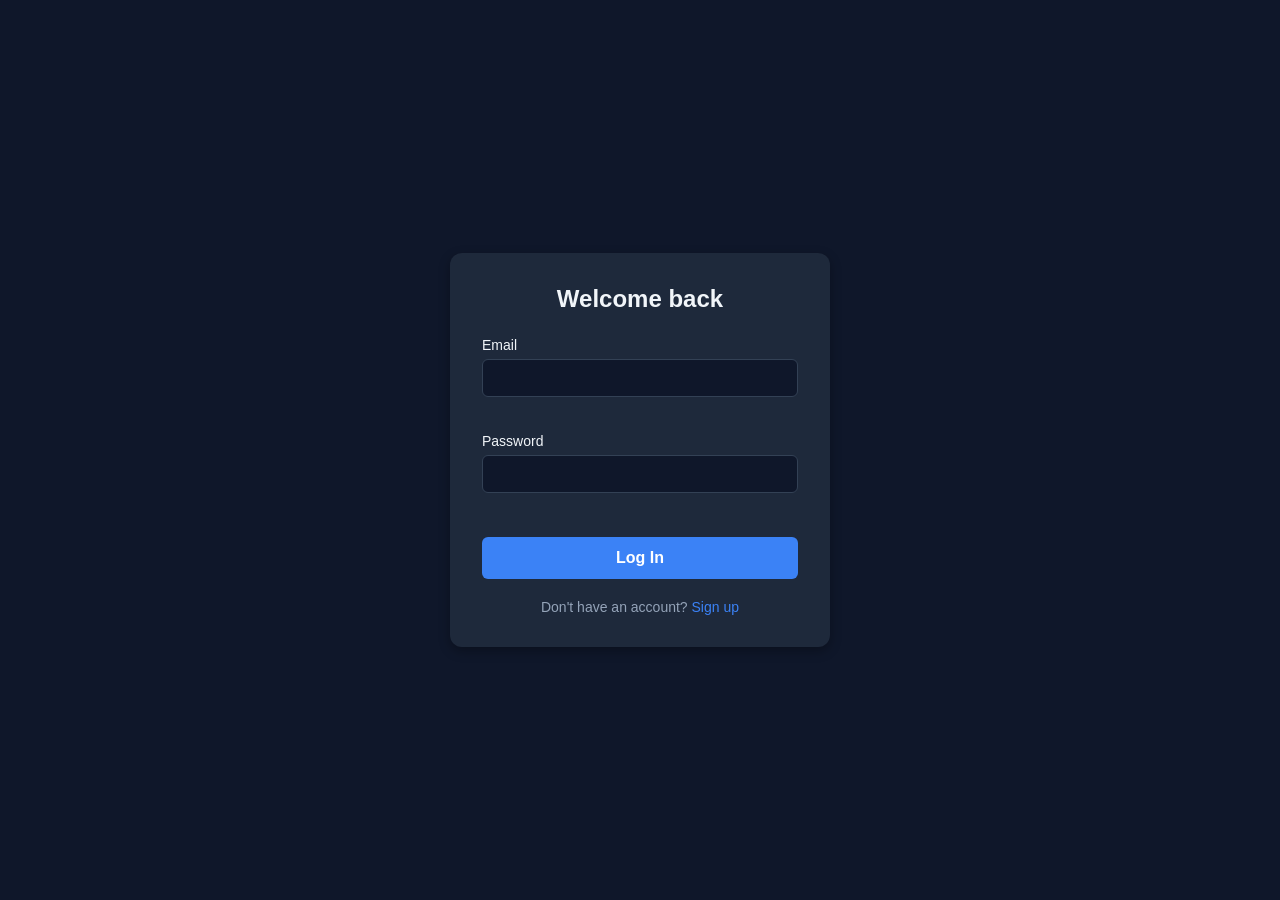
<file: index.html>
<!doctype html>
<html lang="en">
  <head>
    <meta charset="UTF-8" />
    <meta name="viewport" content="width=device-width, initial-scale=1.0" />
    <title>Log In - 10X CRM</title>
    <link rel="stylesheet" href="css/style.css" />
  </head>
  <body class="auth-page theme-dark">
    <div class="auth-container">
      <div class="auth-card">
        <h1>Welcome back</h1>

        <form id="loginForm" novalidate>
          <!-- Email -->
          <div class="form-group">
            <label for="loginEmail">Email</label>
            <input type="text" id="loginEmail" name="email" required />
            <span class="error-message"></span>
          </div>

          <!-- Password -->
          <div class="form-group">
            <label for="loginPassword">Password</label>
            <input
              type="password"
              id="loginPassword"
              name="password"
              required
              autocomplete="current-password"
            />
            <span class="error-message"></span>
          </div>

          <button type="submit" class="btn-primary">Log In</button>
        </form>

        <p class="auth-link">
          Don't have an account? <a href="signup.html">Sign up</a>
        </p>
      </div>
    </div>

    <!-- Подключаем скрипт для логина как модуль -->
    <script type="module" src="js/login.js"></script>
  </body>
</html>
</file>
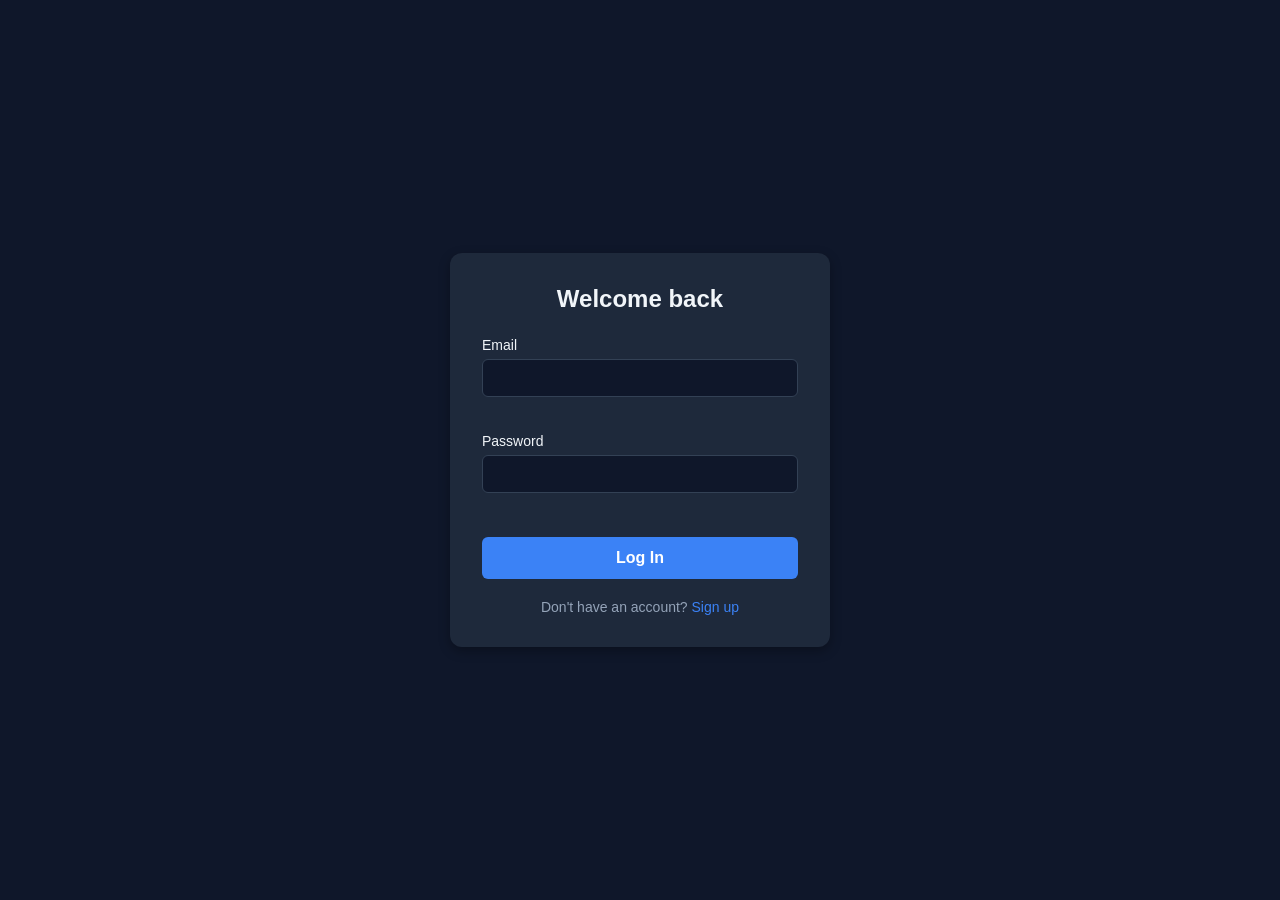
<file: clients.html>
<!doctype html>
<html lang="en">
  <head>
    <meta charset="UTF-8" />
    <meta name="viewport" content="width=device-width, initial-scale=1.0" />
    <title>Clients - 10X CRM</title>
    <!-- Link to main stylesheet (assuming SCSS is compiled to css/style.css) -->
    <link rel="stylesheet" href="css/style.css" />
  </head>
  <body class="app-page">
    <!-- Default theme as per PRD P0.3 -->

    <!-- Main Navigation (Populated by js/layout.js) -->
    <nav id="main-nav" class="sidebar">
      <!-- Navigation items will be injected here -->
    </nav>

    <!-- Main Content Area -->
    <main class="content">
      <button class="hamburger-btn" id="hamburger-btn">
        <span></span>
        <span></span>
        <span></span>
      </button>
      <!-- Page Header (P4.1) -->
      <header class="page-header">
        <h1>Clients</h1>
        <button id="btn-add-client" class="btn-primary">+ Add Client</button>
      </header>

      <!-- Toolbar: Search, Filters, Sort (P4.1, P4.7) -->
      <section class="toolbar">
        <input
          type="text"
          id="search-input"
          placeholder="Search by name or company..."
          class="input-field"
        />

        <div class="filter-chips" id="filter-chips">
          <button class="chip active" data-status="All">All</button>
          <button class="chip" data-status="Lead">Lead</button>
          <button class="chip" data-status="Contacted">Contacted</button>
          <button class="chip" data-status="Won">Won</button>
          <button class="chip" data-status="Lost">Lost</button>
        </div>

        <select id="sort-select" class="select-field">
          <option value="newest">Newest first</option>
          <option value="name-asc">Name A-Z</option>
          <option value="deal-desc">Deal value: high-low</option>
        </select>
      </section>

      <!-- Clients List Container (P4.2, P4.3) -->
      <section id="clients-container" class="clients-grid">
        <!-- Loading state (P4.2) -->
        <div id="loading-indicator" class="loading-state">
          Loading clients...
        </div>

        <!-- Error state (P4.2 FULL) -->
        <div id="error-indicator" class="error-state" style="display: none">
          Could not load clients. Check your connection and try again.
          <button id="btn-retry" class="btn-secondary">Retry</button>
        </div>

        <!-- Actual client cards will be rendered here by js/clients.js -->
        <div id="clients-list"></div>
      </section>
    </main>

    <!-- Add Client Modal (P4.4) - Draft structure -->
    <dialog id="add-client-modal" class="modal">
      <div class="modal-content">
        <div class="modal-header">
          <h2>Add New Client</h2>
          <button id="btn-close-modal" class="btn-icon modal-close">&times;</button>
        </div>
        <!-- novalidate is required by PRD P0 to handle custom JS validation -->
        <form id="add-client-form" novalidate>
          <div class="form-group">
            <label for="client-name">Name</label>
            <input type="text" id="client-name" name="name" required />
            <span class="error-message" id="error-name"></span>
          </div>
          <div class="form-group">
            <label for="client-email">Email</label>
            <input type="email" id="client-email" name="email" required />
            <span class="error-message" id="error-email"></span>
          </div>
          <div class="form-group">
            <label for="client-phone">Phone</label>
            <input type="tel" id="client-phone" name="phone" />
            <span class="error-message" id="error-phone"></span>
          </div>
          <div class="form-group">
            <label for="client-company">Company</label>
            <input type="text" id="client-company" name="company" />
          </div>
          <div class="form-group">
            <label for="client-deal">Deal Value</label>
            <input type="number" id="client-deal" name="dealValue" required />
            <span class="error-message" id="error-deal"></span>
          </div>
          <div class="form-group">
            <label for="client-status">Status</label>
            <select id="client-status" name="status">
              <option value="Lead">Lead</option>
              <option value="Contacted">Contacted</option>
              <option value="Won">Won</option>
              <option value="Lost">Lost</option>
            </select>
          </div>
          <button type="submit" class="btn-primary">Save Client</button>
        </form>
      </div>
    </dialog>

    <!-- Client Details Modal (P4.8) -->
    <dialog id="client-details-modal" class="modal">
      <div class="modal-content">
        <button
          id="btn-close-details"
          class="modal-close"
          aria-label="Close modal"
        >
          &times;
        </button>

        <!-- Client Info Section -->
        <div class="client-details-header">
          <img
            id="details-avatar"
            src=""
            alt="Client avatar"
            class="client-avatar-large"
          />
          <div class="client-details-info">
            <h2 id="details-name"></h2>
            <p id="details-company" class="text-muted"></p>
            <p id="details-email"></p>
            <p id="details-phone"></p>
            <p id="details-status"></p>
            <p id="details-deal"></p>
            <p id="details-since" class="text-muted"></p>
          </div>
        </div>

        <!-- Notes Section -->
        <div class="notes-section">
          <h3>Notes</h3>
          <div id="notes-list" class="notes-list">
            <!-- Notes will be rendered here -->
          </div>
          <div class="add-note-form">
            <textarea
              id="note-input"
              placeholder="Add a note..."
              rows="3"
            ></textarea>
            <button id="btn-add-note" class="btn-primary">Add Note</button>
          </div>
        </div>

        <!-- Follow-up Reminder -->
        <button id="btn-remind" class="btn-secondary">
          Remind me in 1 min
        </button>
      </div>
    </dialog>

    <!-- Scripts loaded as ES6 modules (P0, 5.6) -->
    <!-- Guard must run first to protect the page -->
    <script type="module" src="js/guard.js"></script>
    <script type="module" src="js/layout.js"></script>
    <script type="module" src="js/data.js"></script>
    <script type="module" src="js/clients.js"></script>
    <script type="module" src="js/responsive.js"></script>
  </body>
</html>
</file>
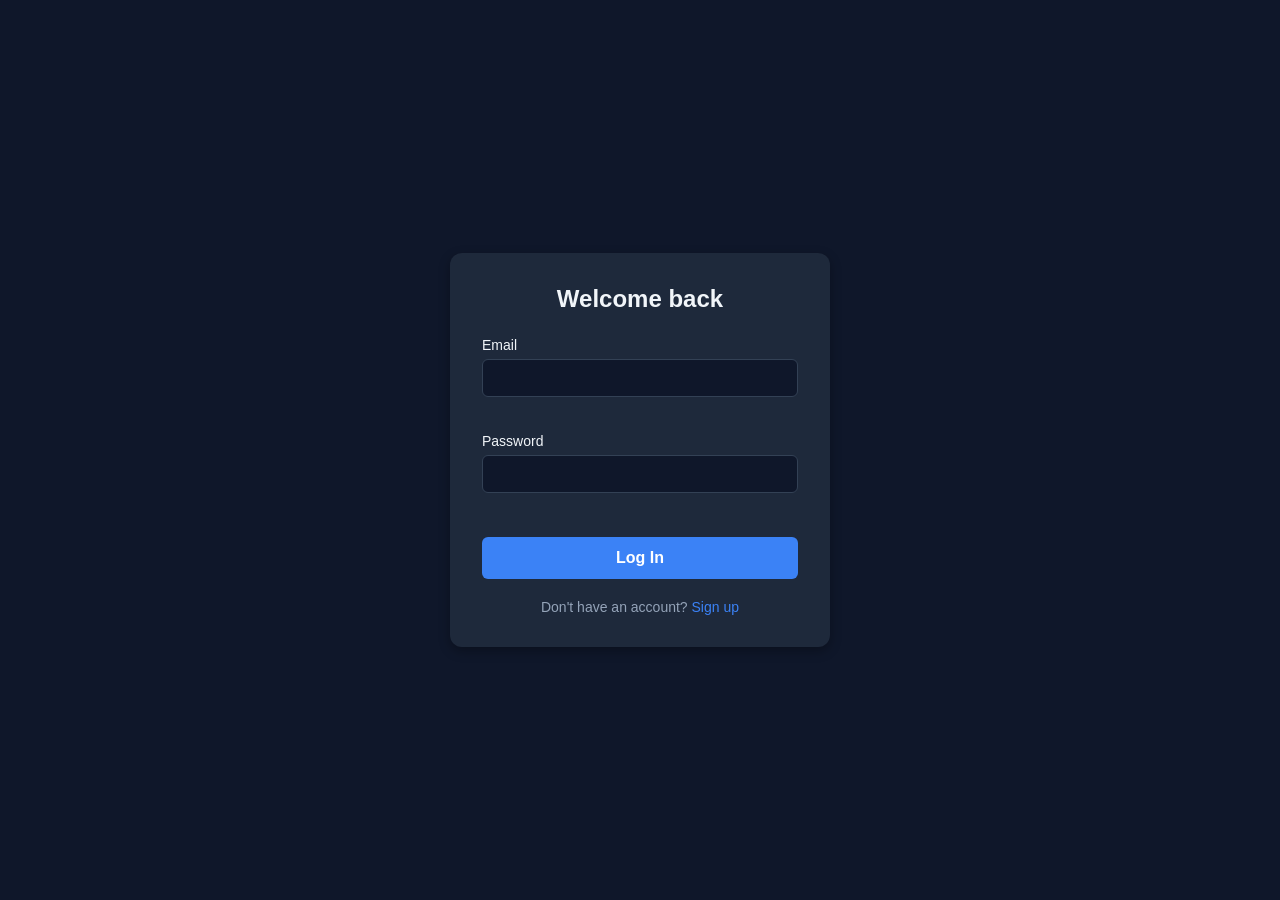
<file: dashboard.html>
<!doctype html>
<html lang="en">
  <head>
    <meta charset="UTF-8" />
    <meta name="viewport" content="width=device-width, initial-scale=1.0" />
    <title>Dashboard - 10X CRM</title>
    <link rel="stylesheet" href="css/style.css" />
  </head>
  <body class="app-page theme-dark">
    <!-- Main Navigation (Populated by js/layout.js) -->
    <nav id="main-nav" class="sidebar"></nav>

    <!-- Main Content Area -->
    <main class="content">
      <button class="hamburger-btn" id="hamburger-btn">
        <span></span>
        <span></span>
        <span></span>
      </button>
      <!-- P3.1: Greeting and Live Clock -->
      <header class="page-header">
        <h1 id="greeting">Welcome back, User!</h1>
        <div id="live-clock" class="live-clock">00:00:00</div>
      </header>

      <!-- P3.2: Statistics Cards -->
      <section class="stats-grid">
        <div class="stat-card">
          <h3>Total Clients</h3>
          <p id="stat-total" class="stat-value">0</p>
        </div>
        <div class="stat-card">
          <h3>Active Deals</h3>
          <p id="stat-active" class="stat-value">0</p>
        </div>
        <div class="stat-card">
          <h3>Won Revenue</h3>
          <p id="stat-won" class="stat-value">$0</p>
        </div>
        <div class="stat-card">
          <h3>New This Week</h3>
          <p id="stat-new" class="stat-value">0</p>
        </div>
      </section>

      <!-- P3.3: Pipeline Overview -->
      <section class="pipeline-overview">
        <h2>Pipeline Overview</h2>
        <div class="pipeline-bars">
          <div class="pipeline-item">
            <span class="pipeline-label">Lead</span>
            <div class="pipeline-bar">
              <div
                id="pipeline-lead"
                class="pipeline-fill status-lead"
                style="width: 0%"
              ></div>
            </div>
            <span id="pipeline-lead-count" class="pipeline-count">0</span>
          </div>
          <div class="pipeline-item">
            <span class="pipeline-label">Contacted</span>
            <div class="pipeline-bar">
              <div
                id="pipeline-contacted"
                class="pipeline-fill status-contacted"
                style="width: 0%"
              ></div>
            </div>
            <span id="pipeline-contacted-count" class="pipeline-count">0</span>
          </div>
          <div class="pipeline-item">
            <span class="pipeline-label">Won</span>
            <div class="pipeline-bar">
              <div
                id="pipeline-won"
                class="pipeline-fill status-won"
                style="width: 0%"
              ></div>
            </div>
            <span id="pipeline-won-count" class="pipeline-count">0</span>
          </div>
          <div class="pipeline-item">
            <span class="pipeline-label">Lost</span>
            <div class="pipeline-bar">
              <div
                id="pipeline-lost"
                class="pipeline-fill status-lost"
                style="width: 0%"
              ></div>
            </div>
            <span id="pipeline-lost-count" class="pipeline-count">0</span>
          </div>
        </div>
      </section>

      <!-- P3.4: Recent Clients -->
      <section class="recent-clients">
        <div class="section-header">
          <h2>Recent Clients</h2>
          <a href="clients.html" class="link-primary"
            >View all clients &rarr;</a
          >
        </div>
        <div id="recent-clients-list" class="clients-list-compact">
          <p class="empty-state">Loading recent clients...</p>
        </div>
      </section>
    </main>

    <!-- Scripts loaded as ES6 modules -->
    <!-- Guard must run first to protect the page -->
    <script type="module" src="js/guard.js"></script>
    <script type="module" src="js/layout.js"></script>
    <script type="module" src="js/data.js"></script>
    <script type="module" src="js/dashboard.js"></script>
    <script type="module" src="js/responsive.js"></script>
  </body>
</html>
</file>
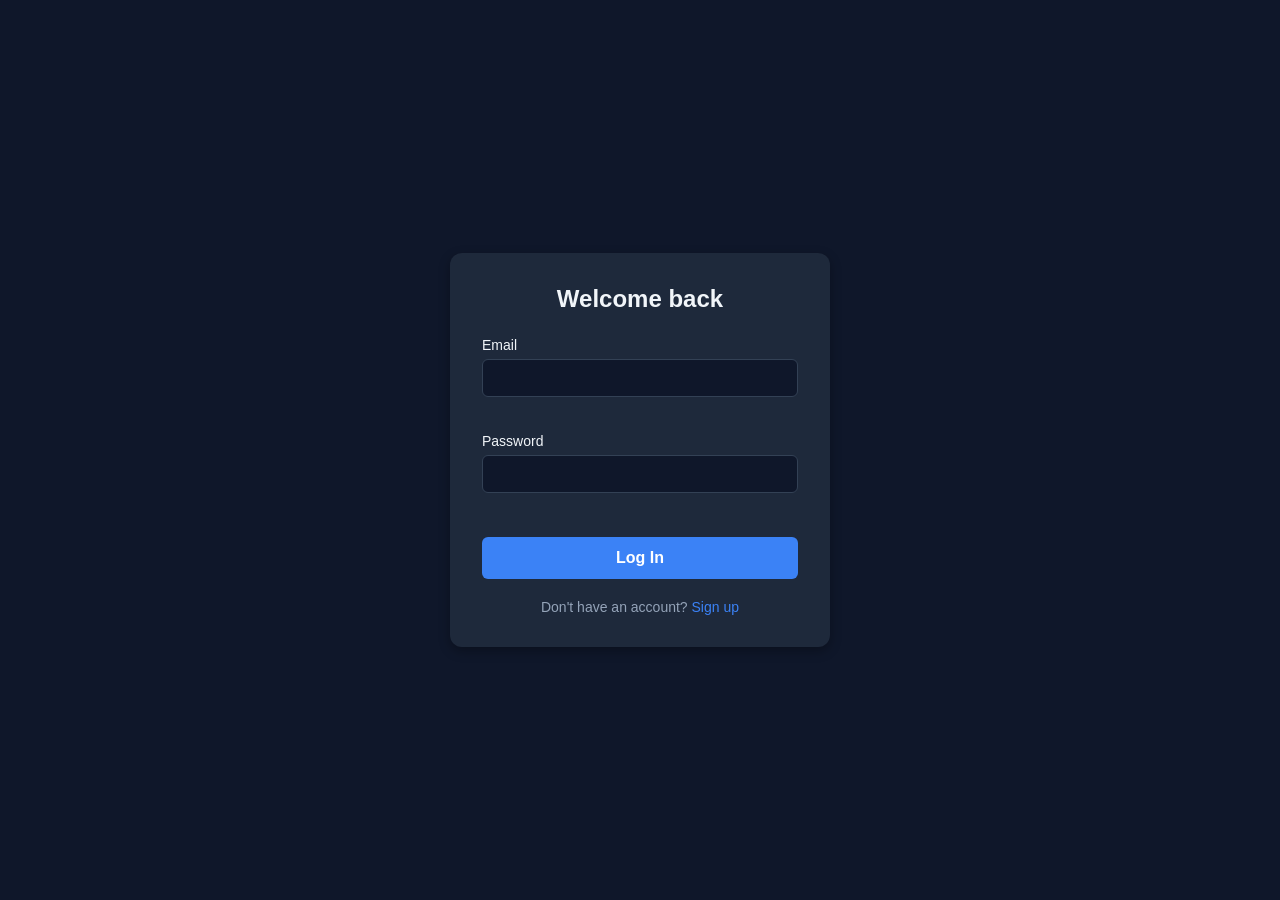
<file: profile.html>
<!doctype html>
<html lang="en">
  <head>
    <meta charset="UTF-8" />
    <meta name="viewport" content="width=device-width, initial-scale=1.0" />
    <title>Profile - 10X CRM</title>
    <link rel="stylesheet" href="css/style.css" />
  </head>
  <body class="app-page theme-dark">
    <!-- Main Navigation (Populated by js/layout.js) -->
    <nav id="main-nav" class="sidebar"></nav>
    <!-- Main Content Area -->
    <main class="content">
      <button class="hamburger-btn" id="hamburger-btn">
        <span></span>
        <span></span>
        <span></span>
      </button>
      <!-- Page Header -->
      <header class="page-header">
        <h1>Profile</h1>
      </header>

      <!-- P5.1: User Information Block -->
      <section class="profile-section">
        <h2>Account Information</h2>
        <div class="profile-info-card">
          <div class="profile-avatar" id="profile-avatar">
            <!-- Initials will be inserted here -->
          </div>
          <div class="profile-details">
            <div class="profile-row">
              <span class="profile-label">Full Name:</span>
              <span id="profile-full-name" class="profile-value"
                >Loading...</span
              >
            </div>
            <div class="profile-row">
              <span class="profile-label">Email:</span>
              <span id="profile-email" class="profile-value">Loading...</span>
            </div>
            <div class="profile-row">
              <span class="profile-label">Company:</span>
              <span id="profile-company" class="profile-value">Loading...</span>
            </div>
            <div class="profile-row">
              <span class="profile-label">Member since:</span>
              <span id="profile-member-since" class="profile-value"
                >Loading...</span
              >
            </div>
          </div>
        </div>
      </section>

      <!-- P5.2: Profile Editing Form -->
      <section class="profile-section">
        <h2>Edit Profile</h2>
        <form id="edit-profile-form" class="profile-form" novalidate>
          <div class="form-group">
            <label for="edit-full-name">Full Name</label>
            <input type="text" id="edit-full-name" name="fullname" required />
            <span class="error-message" id="error-fullname"></span>
          </div>
          <div class="form-group">
            <label for="edit-company">Company</label>
            <input type="text" id="edit-company" name="company" />
          </div>
          <button type="submit" id="btn-save-changes" class="btn-primary">
            Save Changes
          </button>
        </form>
      </section>

      <!-- P5.3: Password Change Form -->
      <section class="profile-section">
        <h2>Change Password</h2>
        <form id="change-password-form" class="profile-form" novalidate>
          <div class="form-group">
            <label for="current-password">Current Password</label>
            <input
              type="text"
              name="username"
              autocomplete="username"
              style="display: none"
              aria-hidden="true"
            />
            <input
              type="password"
              id="current-password"
              name="currentPassword"
              required
              autocomplete="new-password"
            />
            <span class="error-message" id="error-current"></span>
          </div>
          <div class="form-group">
            <label for="new-password">New Password</label>
            <input
              type="password"
              id="new-password"
              name="newPassword"
              required
              autocomplete="new-password"
            />
            <span class="error-message" id="error-new"></span>
          </div>
          <div class="form-group">
            <label for="confirm-password">Confirm New Password</label>
            <input
              type="password"
              id="confirm-password"
              name="confirmPassword"
              required
              autocomplete="new-password"
            />
            <span class="error-message" id="error-confirm"></span>
          </div>
          <button type="submit" id="btn-change-password" class="btn-primary">
            Change Password
          </button>
        </form>
      </section>

      <!-- P5.4: Data Management -->
      <section class="profile-section">
        <h2>Data Management</h2>
        <div class="danger-zone">
          <p>
            Reset all CRM data to default. This will delete all clients and
            reload from API.
          </p>
          <button id="btn-reset-data" class="btn-danger">Reset CRM Data</button>
        </div>
      </section>
    </main>

    <!-- Scripts loaded as ES6 modules -->
    <script type="module" src="js/guard.js"></script>
    <script type="module" src="js/layout.js"></script>
    <script type="module" src="js/data.js"></script>
    <script type="module" src="js/ui.js"></script>
    <script type="module" src="js/profile.js"></script>
    <script type="module" src="js/responsive.js"></script>
  </body>
</html>
</file>
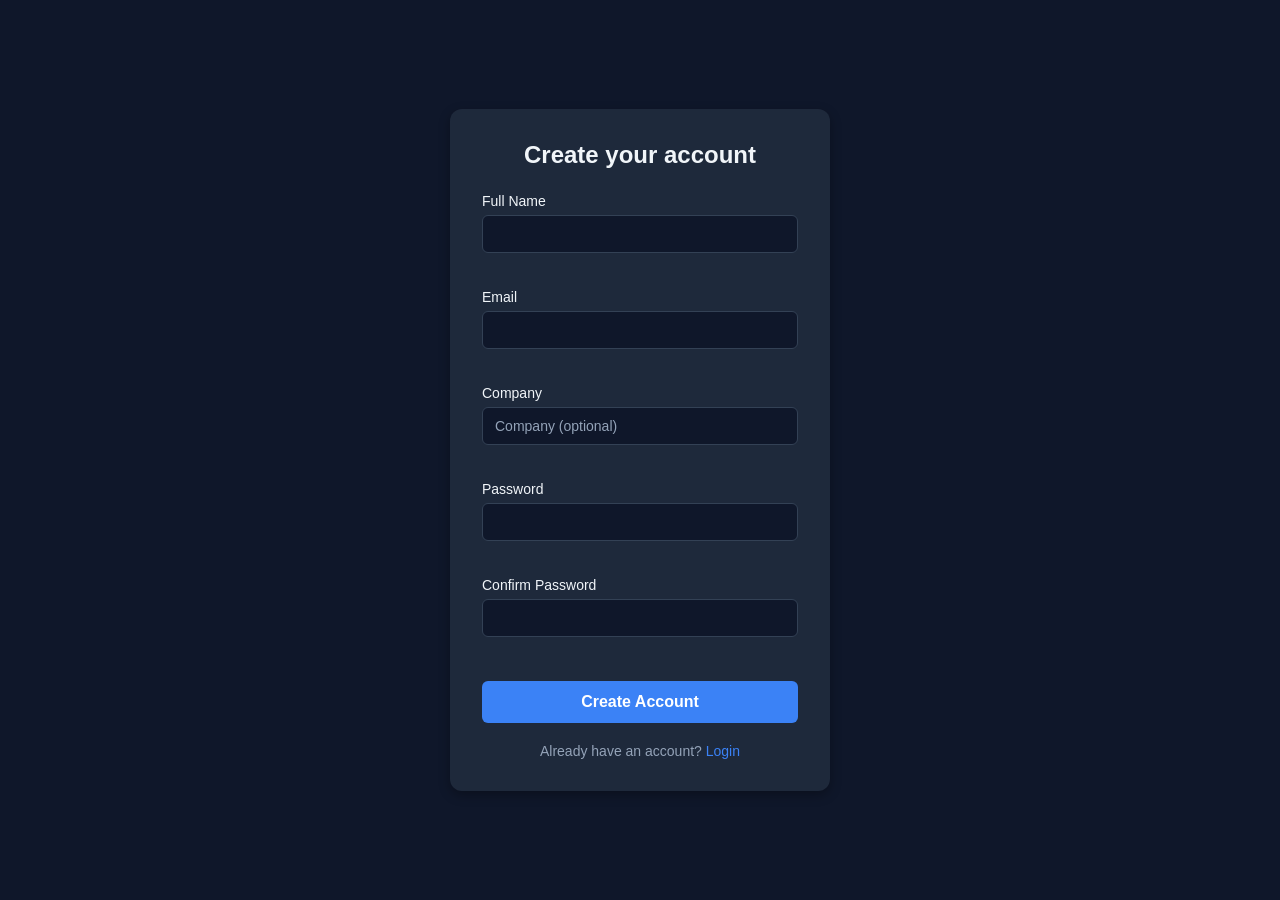
<file: signup.html>
<!doctype html>
<html lang="en">
  <head>
    <meta charset="UTF-8" />
    <meta name="viewport" content="width=device-width, initial-scale=1.0" />
    <title>Sign Up - 10X CRM</title>
    <link rel="stylesheet" href="css/style.css" />
  </head>
  <body class="auth-page theme-dark">
    <div class="auth-container">
      <div class="auth-card">
        <h1>Create your account</h1>

        <form id="signupForm" novalidate>
          <!-- 1. Full Name -->
          <div class="form-group">
            <label for="fullName">Full Name</label>
            <input type="text" id="fullName" name="fullName" required />
            <span class="error-message"></span>
          </div>

          <!-- 2. Email -->
          <div class="form-group">
            <label for="email">Email</label>
            <input type="text" id="email" name="email" required />
            <span class="error-message"></span>
          </div>

          <!-- 3. Company (optional) -->
          <div class="form-group">
            <label for="company">Company</label>
            <input
              type="text"
              id="company"
              name="company"
              placeholder="Company (optional)"
            />
            <span class="error-message"></span>
          </div>

          <!-- 4. Password -->
          <div class="form-group">
            <label for="password">Password</label>
            <input type="password" id="password" name="password" required />
            <span class="error-message"></span>
          </div>

          <!-- 5. Confirm Password -->
          <div class="form-group">
            <label for="confirmPassword">Confirm Password</label>
            <input
              type="password"
              id="confirmPassword"
              name="confirmPassword"
              required
            />
            <span class="error-message"></span>
          </div>

          <button type="submit" class="btn-primary">Create Account</button>
        </form>

        <p class="auth-link">
          Already have an account? <a href="index.html">Login</a>
        </p>
      </div>
    </div>
    <script type="module" src="js/auth.js"></script>
  </body>
</html>
</file>
<file: css/style.css>
@charset "UTF-8";
* {
  margin: 0;
  padding: 0;
  box-sizing: border-box;
}

body {
  font-family: -apple-system, BlinkMacSystemFont, "Segoe UI", Roboto, Oxygen, Ubuntu, Cantarell, sans-serif;
  background-color: #0f172a;
  color: #f1f5f9;
  min-height: 100vh;
  transition: background-color 0.3s, color 0.3s;
}

.auth-page {
  display: flex;
  align-items: center;
  justify-content: center;
}

.app-page {
  display: block;
}

body.light-theme {
  background-color: #f8fafc;
  color: #0f172a;
}

/* Layout styles for protected pages */
.sidebar {
  position: fixed;
  left: 0;
  top: 0;
  bottom: 0;
  width: 250px;
  background-color: #1e293b;
  padding: 24px 16px;
  display: flex;
  flex-direction: column;
}

.sidebar .logo {
  font-size: 20px;
  font-weight: 700;
  color: #3b82f6;
  margin-bottom: 32px;
  text-align: center;
  cursor: pointer;
}

.sidebar nav {
  display: flex;
  flex-direction: column;
  gap: 8px;
  flex: 1;
}

.sidebar nav a {
  padding: 12px 16px;
  color: #94a3b8;
  text-decoration: none;
  border-radius: 6px;
  transition: background-color 0.2s, color 0.2s;
}

.sidebar nav a:hover {
  background-color: #334155;
  color: #f1f5f9;
}

.sidebar nav a.active {
  background-color: #3b82f6;
  color: white;
}

.sidebar .logout-btn {
  margin-top: auto;
  padding: 12px;
  background-color: #ef4444;
  color: white;
  border: none;
  border-radius: 6px;
  cursor: pointer;
  font-weight: 600;
  transition: background-color 0.2s;
}

.sidebar .logout-btn:hover {
  background-color: #dc2626;
}

.content {
  margin-left: 250px;
  padding: 32px;
  min-height: 100vh;
}

.page-header {
  display: flex;
  justify-content: space-between;
  align-items: center;
  margin-bottom: 32px;
}

.page-header h1 {
  font-size: 28px;
  font-weight: 700;
  margin-right: 10px;
  margin-top: 8px;
}

.live-clock {
  font-size: 18px;
  color: #94a3b8;
  font-variant-numeric: tabular-nums;
}

/* Statistics cards */
.stats-grid {
  display: grid;
  grid-template-columns: repeat(4, 1fr);
  gap: 20px;
  margin-bottom: 32px;
}

.stat-card {
  background-color: #1e293b;
  padding: 24px;
  border-radius: 12px;
  box-shadow: 0 2px 8px rgba(0, 0, 0, 0.2);
}

.stat-card h3 {
  font-size: 14px;
  color: #94a3b8;
  margin-bottom: 12px;
  font-weight: 500;
}

.stat-value {
  font-size: 32px;
  font-weight: 700;
  color: #f1f5f9;
}

/* Pipeline overview */
.pipeline-overview {
  background-color: #1e293b;
  padding: 24px;
  border-radius: 12px;
  margin-bottom: 32px;
}

.pipeline-overview h2 {
  font-size: 20px;
  margin-bottom: 20px;
}

.pipeline-bars {
  display: flex;
  flex-direction: column;
  gap: 16px;
}

.pipeline-item {
  display: flex;
  align-items: center;
  gap: 16px;
}

.pipeline-label {
  width: 100px;
  font-weight: 500;
}

.pipeline-bar {
  flex: 1;
  height: 24px;
  background-color: #334155;
  border-radius: 12px;
  overflow: hidden;
}

.pipeline-fill {
  height: 100%;
  transition: width 0.5s ease;
}

.pipeline-fill.status-lead {
  background-color: #3b82f6;
}

.pipeline-fill.status-contacted {
  background-color: #f59e0b;
}

.pipeline-fill.status-won {
  background-color: #10b981;
}

.pipeline-fill.status-lost {
  background-color: #ef4444;
}

.pipeline-count {
  width: 40px;
  text-align: right;
  font-weight: 600;
}

/* Recent clients */
.recent-clients {
  background-color: #1e293b;
  padding: 24px;
  border-radius: 12px;
}

.section-header {
  display: flex;
  justify-content: space-between;
  align-items: center;
  margin-bottom: 20px;
}

.section-header h2 {
  font-size: 20px;
}

.link-primary {
  color: #3b82f6;
  text-decoration: none;
  font-weight: 500;
}

.link-primary:hover {
  text-decoration: underline;
}

.clients-list-compact {
  display: flex;
  flex-direction: column;
  gap: 12px;
}

.recent-client-item {
  display: flex;
  justify-content: space-between;
  align-items: center;
  padding: 16px;
  background-color: #0f172a;
  border-radius: 8px;
}

.recent-client-item .client-info h4 {
  font-size: 16px;
  margin-bottom: 4px;
}

.recent-client-item .client-info p {
  font-size: 14px;
  color: #94a3b8;
  width: 150px;
}

.status-badge {
  padding: 4px 12px;
  border-radius: 12px;
  font-size: 12px;
  font-weight: 600;
}

.status-lead {
  background-color: #3b82f6;
  color: white;
}

.status-contacted {
  background-color: #f59e0b;
  color: white;
}

.status-won {
  background-color: #10b981;
  color: white;
}

.status-lost {
  background-color: #ef4444;
  color: white;
}

.client-date {
  font-size: 14px;
  color: #94a3b8;
}

/* Light theme adjustments */
body.light-theme .sidebar {
  background-color: #F5F6FA;
  box-shadow: 1px 1px 5px rgba(0, 0, 0, 0.2);
}

body.light-theme .hamburger-btn span {
  background-color: #0f172a;
}

body.light-theme .sidebar nav a {
  color: #64748b;
}

body.light-theme .sidebar nav a:hover {
  background-color: #f1f5f9;
  color: #0f172a;
}

body.light-theme .sidebar nav a.active {
  background-color: #3b82f6;
  color: white;
}

body.light-theme .content {
  background-color: #f8fafc;
}

body.light-theme .stat-card,
body.light-theme .pipeline-overview,
body.light-theme .recent-clients,
body.light-theme .client-card {
  background-color: #F5F6FA;
  box-shadow: 1px 1px 5px rgba(0, 0, 0, 0.2);
}

body.light-theme .modal .modal-content {
  background-color: #F5F6FA;
}

body.light-theme #note-input,
body.light-theme #btn-remind {
  border: 2px solid rgba(0, 0, 0, 0.2);
  color: #0f172a;
}

body.light-theme .modal-close {
  color: #0f172a;
}

body.light-theme .stat-value {
  color: #0f172a;
}

body.light-theme .recent-client-item,
body.light-theme .pipeline-bar {
  background-color: #ffffff;
  box-shadow: inset 1px 1px 1px rgba(0, 0, 0, 0.2);
}

body.light-theme .chip {
  color: #0f172a;
  background-color: #F5F6FA;
}
body.light-theme .chip:hover {
  color: #f1f5f9;
}

.status-select {
  width: 100px;
}

/* ===================================
   AUTH & FORM STYLES (P1, P2)
   =================================== */
.auth-container {
  width: 100%;
  max-width: 420px;
  padding: 20px;
}

.auth-card {
  background: #1e293b;
  border-radius: 12px;
  padding: 32px;
  box-shadow: 0 4px 12px rgba(0, 0, 0, 0.3);
}
.auth-card h1 {
  font-size: 24px;
  margin-bottom: 24px;
  text-align: center;
  color: #f1f5f9;
}

.form-group {
  margin-bottom: 16px;
}
.form-group label {
  display: block;
  margin-bottom: 6px;
  font-weight: 500;
  font-size: 14px;
  color: #f1f5f9;
}
.form-group input,
.form-group select {
  width: 100%;
  padding: 10px 12px;
  background-color: #0f172a;
  border: 1px solid #334155;
  border-radius: 6px;
  font-size: 14px;
  color: #f1f5f9;
  transition: border-color 0.2s, box-shadow 0.2s;
}
.form-group input::placeholder,
.form-group select::placeholder {
  color: #94a3b8;
}
.form-group input:focus,
.form-group select:focus {
  outline: none;
  border-color: #3b82f6;
  box-shadow: 0 0 0 3px rgba(59, 130, 246, 0.2);
}
.form-group input.input-error,
.form-group select.input-error {
  border-color: #ef4444;
}
.form-group .error-message {
  display: block;
  color: #ef4444;
  font-size: 12px;
  margin-top: 4px;
  min-height: 16px;
}

/* ===================================
   BUTTONS
   =================================== */
.btn-primary {
  width: 100%;
  padding: 12px;
  background-color: #3b82f6;
  color: white;
  border: none;
  border-radius: 6px;
  font-size: 16px;
  font-weight: 600;
  cursor: pointer;
  margin-top: 8px;
  transition: background-color 0.2s;
}
.btn-primary:hover {
  background-color: #2563eb;
}

.btn-danger {
  width: 100%;
  padding: 12px;
  background-color: #ef4444;
  color: white;
  border: none;
  border-radius: 6px;
  font-size: 16px;
  font-weight: 600;
  cursor: pointer;
  margin-top: 8px;
  transition: background-color 0.2s;
}
.btn-danger:hover {
  background-color: #dc2626;
}

/* ===================================
   AUTH LINKS
   =================================== */
.auth-link {
  text-align: center;
  margin-top: 20px;
  font-size: 14px;
  color: #94a3b8;
}
.auth-link a {
  color: #3b82f6;
  text-decoration: none;
  font-weight: 500;
}
.auth-link a:hover {
  text-decoration: underline;
}

/* ===================================
   TOAST NOTIFICATIONS (P0.4)
   =================================== */
.toast-container {
  position: fixed;
  top: 20px;
  right: 20px;
  z-index: 9999;
  display: flex;
  flex-direction: column;
  gap: 10px;
  max-width: 400px;
}

.toast {
  display: flex;
  align-items: center;
  justify-content: space-between;
  padding: 16px 20px;
  border-radius: 8px;
  box-shadow: 0 4px 12px rgba(0, 0, 0, 0.15);
  transform: translateX(400px);
  opacity: 0;
  transition: all 0.3s ease;
  color: white;
  background-color: #C6A837;
}
.toast.toast-visible {
  transform: translateX(0);
  opacity: 1;
}
.toast.toast-hiding {
  transform: translateX(400px);
  opacity: 0;
}
.toast.toast-success {
  background-color: #10b981;
}
.toast.toast-error {
  background-color: #ef4444;
}
.toast .toast-message {
  flex: 1;
  font-size: 14px;
  font-weight: 500;
}
.toast .toast-close {
  background: none;
  border: none;
  color: white;
  font-size: 20px;
  cursor: pointer;
  padding: 0;
  margin-left: 12px;
  line-height: 1;
  opacity: 0.8;
}
.toast .toast-close:hover {
  opacity: 1;
}

/* ===================================
   MODAL (P4.4, P4.8)
   =================================== */
.modal {
  position: fixed;
  top: 55%;
  left: 50%;
  transform: translate(-50%, -50%);
  width: 90%;
  max-width: 500px;
  display: none;
  align-items: center;
  justify-content: center;
  z-index: 1000;
  border-radius: 15px;
}
.modal[open] {
  display: flex;
}
.modal .modal-content {
  background-color: #1e293b;
  border-radius: 12px;
  padding-top: 60px;
  max-width: 500px;
  width: 100%;
  max-height: 85vh;
  overflow-y: auto;
}
.modal .modal-header {
  display: flex;
  justify-content: space-between;
  align-items: center;
  margin-bottom: 24px;
}
.modal .modal-header h2 {
  font-size: 20px;
  color: #f1f5f9;
}
.modal .btn-icon {
  background: none;
  border: none;
  font-size: 24px;
  cursor: pointer;
  padding: 0;
  line-height: 1;
}

/* ===================================
   CLIENTS TOOLBAR & CARDS (P4.1, P4.3)
   =================================== */
.toolbar {
  display: flex;
  gap: 16px;
  margin-bottom: 24px;
  flex-wrap: wrap;
  align-items: center;
}
.toolbar .input-field {
  flex: 1;
  min-width: 200px;
  padding: 10px 12px;
  background-color: #1e293b;
  border: 1px solid #334155;
  border-radius: 6px;
  font-size: 14px;
  color: #f1f5f9;
}

.filter-chips {
  width: 100%;
  display: flex;
  gap: clamp(8px, 3vw, 40px);
  justify-content: center;
  flex-wrap: wrap;
}
.filter-chips .chip {
  padding: 8px clamp(8px, 3vw, 46px);
  background-color: #1e293b;
  border: none;
  box-shadow: 1px 1px 5px rgba(0, 0, 0, 0.2);
  border-radius: 20px;
  cursor: pointer;
  font-size: 14px;
  transition: all 0.2s;
  color: #ebe8e8;
}
.filter-chips .chip:hover {
  background-color: #334155;
}
.filter-chips .chip.active {
  background-color: #3b82f6;
  border-color: #3b82f6;
  color: white;
}

.select-field {
  padding: 10px 12px;
  background-color: #1e293b;
  border: 1px solid #334155;
  border-radius: 6px;
  font-size: 14px;
  color: #f1f5f9;
  cursor: pointer;
}

.clients-grid {
  display: flex;
  flex-direction: column;
  gap: 12px;
}

.client-card {
  display: flex;
  justify-content: space-between;
  align-items: center;
  padding: 16px;
  background-color: #1e293b;
  border-radius: 8px;
  box-shadow: 1px 1px 5px rgba(0, 0, 0, 0.2);
  width: 100%;
  margin-bottom: 12px;
  gap: 10px;
}
.client-card .client-avatar {
  width: 48px;
  height: 48px;
  border-radius: 50%;
  object-fit: cover;
}
.client-card .client-info {
  flex: 1;
}
.client-card .client-info h3 {
  font-size: 16px;
  margin-bottom: 4px;
}
.client-card .client-info p {
  font-size: 14px;
  color: #94a3b8;
}
.client-card .client-actions {
  display: flex;
  align-items: center;
  gap: 12px;
}
.client-card .status-badge {
  padding: 4px 12px;
  border-radius: 12px;
  font-size: 12px;
  font-weight: 600;
  color: white;
  width: 85px;
  text-align: center;
}
.client-card .status-badge.status-lead {
  background-color: #3b82f6;
}
.client-card .status-badge.status-contacted {
  background-color: #f59e0b;
}
.client-card .status-badge.status-won {
  background-color: #10b981;
}
.client-card .status-badge.status-lost {
  background-color: #ef4444;
}
.client-card .deal-value {
  font-weight: 600;
  color: #10b981;
  width: 80px;
}
.client-card .btn-delete {
  padding: 6px 12px;
  background-color: #ef4444;
  color: white;
  border: none;
  border-radius: 4px;
  cursor: pointer;
  font-size: 12px;
  transition: background-color 0.2s;
}
.client-card .btn-delete:hover {
  background-color: #dc2626;
}

/* ===================================
   PROFILE PAGE (P5)
   =================================== */
.profile-section {
  background-color: #1e293b;
  padding: 24px;
  border-radius: 12px;
  margin-bottom: 24px;
}
.profile-section h2 {
  font-size: 18px;
  margin-bottom: 20px;
}

.profile-info-card {
  display: flex;
  gap: 24px;
  align-items: flex-start;
}
.profile-info-card .profile-avatar {
  width: 80px;
  height: 80px;
  border-radius: 50%;
  background-color: #3b82f6;
  display: flex;
  align-items: center;
  justify-content: center;
  font-size: 32px;
  font-weight: 700;
  color: white;
  flex-shrink: 0;
}
.profile-info-card .profile-details {
  flex: 1;
}
.profile-info-card .profile-row {
  display: flex;
  margin-bottom: 12px;
}
.profile-info-card .profile-row .profile-label {
  font-weight: 500;
  color: #94a3b8;
  width: 150px;
}
.profile-info-card .profile-row .profile-value {
  color: #f1f5f9;
}

.profile-form {
  max-width: 500px;
}

.danger-zone {
  border: 1px solid #ef4444;
  border-radius: 8px;
  padding: 20px;
}
.danger-zone p {
  color: #94a3b8;
  margin-bottom: 16px;
}

/* ===================================
   LIGHT THEME OVERRIDES
   =================================== */
body.light-theme .auth-card,
body.light-theme .stat-card,
body.light-theme .pipeline-overview,
body.light-theme .profile-section,
body.light-theme .modal-content {
  background-color: #F5F6FA;
  box-shadow: 0 2px 8px rgba(0, 0, 0, 0.1);
}
body.light-theme .auth-card label,
body.light-theme .auth-card .profile-value,
body.light-theme .stat-card label,
body.light-theme .stat-card .profile-value,
body.light-theme .pipeline-overview label,
body.light-theme .pipeline-overview .profile-value,
body.light-theme .profile-section label,
body.light-theme .profile-section .profile-value,
body.light-theme .modal-content label,
body.light-theme .modal-content .profile-value {
  color: black;
}
body.light-theme .auth-card h2,
body.light-theme .stat-card h2,
body.light-theme .pipeline-overview h2,
body.light-theme .profile-section h2,
body.light-theme .modal-content h2 {
  color: #0f172a;
}
body.light-theme .form-group input,
body.light-theme .form-group select,
body.light-theme .input-field,
body.light-theme .select-field {
  background-color: #ffffff;
  color: #0f172a;
  border-color: #cbd5e1;
}

/* Hamburger menu button (mobile only) */
.hamburger-btn {
  display: none;
  flex-direction: column;
  gap: 4px;
  background: none;
  border: none;
  cursor: pointer;
  padding: 8px;
  z-index: 101;
}
.hamburger-btn span {
  display: block;
  width: 24px;
  height: 2px;
  background-color: #f1f5f9;
  transition: all 0.3s ease;
}
@media (max-width: 767px) {
  .hamburger-btn {
    display: flex;
  }
}

.hamburger-btn.color-changed span {
  background-color: #0f172a;
}

/* Overlay for mobile sidebar */
.sidebar-overlay {
  display: none;
  position: fixed;
  top: 0;
  left: 0;
  right: 0;
  bottom: 0;
  background-color: rgba(0, 0, 0, 0.5);
  z-index: 99;
}
@media (max-width: 767px) {
  .sidebar-overlay.overlay-active {
    display: block;
  }
}

/* ===================================
RESPONSIVE DESIGN - TABLET (≤ 1023px)
=================================== */
@media (max-width: 1023px) {
  .stats-grid {
    grid-template-columns: repeat(2, 1fr);
  }
  .sidebar {
    width: 200px;
    padding: 20px 12px;
  }
  .sidebar .logo {
    font-size: 18px;
    margin-bottom: 24px;
  }
  .sidebar nav a {
    padding: 10px 12px;
    font-size: 14px;
  }
  .content {
    margin-left: 200px;
    padding: 24px;
  }
  .pipeline-label {
    width: 80px;
    font-size: 14px;
  }
  .client-card {
    display: grid;
    grid-template-columns: repeat(auto-fit, minmax(250px, 1fr));
    align-items: center;
    gap: 14px;
  }
}
/* ===================================
RESPONSIVE DESIGN - MOBILE (≤ 767px)
=================================== */
@media (max-width: 767px) {
  .sidebar {
    transform: translateX(-100%);
    transition: transform 0.3s ease;
    z-index: 100;
  }
  .sidebar.sidebar-open {
    transform: translateX(0);
  }
  .content {
    margin-left: 0;
    padding: 16px;
  }
  .page-header {
    display: flex;
    flex-direction: column;
    gap: 12px;
  }
  .page-header h1 {
    font-size: 24px;
    margin-top: 10px;
  }
  .page-header .live-clock {
    font-size: 16px;
  }
  .stats-grid {
    grid-template-columns: 1fr;
    gap: 12px;
  }
  .stat-card {
    padding: 16px;
  }
  .stat-card h3 {
    font-size: 12px;
    margin-bottom: 8px;
  }
  .stat-card .stat-value {
    font-size: 24px;
  }
  .pipeline-overview {
    padding: 16px;
  }
  .pipeline-overview h2 {
    font-size: 18px;
    margin-bottom: 16px;
  }
  .pipeline-item {
    flex-wrap: wrap;
    gap: 8px;
  }
  .pipeline-label {
    width: 100%;
    font-size: 14px;
  }
  .pipeline-bar {
    flex: 1;
    min-width: 100%;
  }
  .pipeline-count {
    width: 100%;
    text-align: left;
    font-size: 14px;
  }
  .recent-clients {
    padding: 16px;
  }
  .recent-clients h2 {
    font-size: 18px;
  }
  .section-header {
    flex-direction: column;
    align-items: flex-start;
    gap: 12px;
  }
  .client-info h4 {
    font-size: 14px;
  }
  .client-info p {
    font-size: 12px;
  }
  .status-badge {
    align-self: center;
  }
  .client-date {
    font-size: 12px;
  }
}
.toolbar {
  flex-direction: column;
  gap: 12px;
}
.toolbar .input-field {
  width: 100%;
}

.filter-chips {
  overflow-x: auto;
  flex-wrap: nowrap;
  padding-bottom: 8px;
}
.filter-chips .chip {
  flex-shrink: 0;
}

.client-card {
  flex-direction: column;
  align-items: flex-start;
  padding: 12px;
}
.client-card .client-info {
  width: 100%;
}
.client-card .client-info h3 {
  font-size: 14px;
}
.client-card .client-info p {
  font-size: 12px;
}
.client-card .client-actions {
  width: 100%;
  justify-content: space-between;
  flex-wrap: wrap;
}

.profile-info-card {
  flex-direction: column;
  align-items: center;
  text-align: center;
}
.profile-info-card .profile-avatar {
  width: 64px;
  height: 64px;
  font-size: 24px;
}
.profile-info-card .profile-row {
  flex-direction: column;
  gap: 4px;
}
.profile-info-card .profile-row .profile-label {
  width: 100%;
  font-size: 12px;
}
.profile-info-card .profile-row .profile-value {
  font-size: 14px;
}

.profile-section {
  padding: 16px;
}
.profile-section h2 {
  font-size: 16px;
}

.modal-content {
  width: 100%;
  height: 100%;
  max-width: 100%;
  max-height: 100%;
  border-radius: 0;
  padding: 24px 16px;
}

.toast {
  padding: 12px 16px;
}

#client-details-modal {
  border-radius: 15px;
  padding: 0;
  max-width: 500px;
  width: 90%;
  background: var(--bg-secondary, #1e293b);
  box-shadow: 0 25px 50px -12px rgba(0, 0, 0, 0.5);
  overflow: hidden;
}

.modal-close {
  position: absolute;
  top: 16px;
  right: 16px;
  background-color: #1e293b;
  border: none;
  width: 32px;
  height: 32px;
  border-radius: 50%;
  cursor: pointer;
  font-size: 20px;
  color: white;
  display: flex;
  align-items: center;
  justify-content: center;
  transition: all 0.2s;
}
.modal-close:hover {
  background: rgba(255, 255, 255, 0.2);
  transform: rotate(90deg);
}

body.light-theme .modal-close {
  background-color: #F5F6FA;
}

.client-details-header {
  padding: 10px;
  border-radius: 15px;
  background: linear-gradient(135deg, var(--primary, #3b82f6) 0%, var(--primary-dark, #2563eb) 100%);
  color: white;
  text-align: center;
}

.client-avatar-large {
  width: 96px;
  height: 96px;
  border-radius: 50%;
  border: 4px solid rgba(255, 255, 255, 0.3);
  margin-bottom: 16px;
  object-fit: cover;
  box-shadow: 0 4px 12px rgba(0, 0, 0, 0.2);
}

.client-details-info h2 {
  margin: 0 0 4px;
  font-size: 24px;
  font-weight: 700;
}

.client-details-info p {
  margin: 4px 0;
  font-size: 14px;
  opacity: 0.9;
}

.client-details-info .text-muted {
  opacity: 0.8;
  font-size: 13px;
}

.notes-section {
  padding: 24px;
  max-height: 300px;
  overflow-y: auto;
}
.notes-section h3 {
  margin: 0 0 16px;
  font-size: 16px;
  font-weight: 600;
  color: var(--text-primary, #f1f5f9);
  display: flex;
  align-items: center;
  gap: 8px;
}
.notes-section h3::before {
  content: "📝";
}

.notes-list {
  margin-bottom: 16px;
  max-height: 200px;
  overflow-y: auto;
}

.note-item {
  background: rgba(255, 255, 255, 0.05);
  padding: 12px;
  margin-bottom: 8px;
  border-radius: 8px;
  transition: all 0.2s;
  color: #f1f5f9;
}
.note-item .note-text {
  margin: 0 0 4px;
  font-size: 14px;
  line-height: 1.4;
}
.note-item .note-date {
  margin: 0;
  font-size: 11px;
  color: var(--text-muted, #94a3b8);
}

body.light-theme .note-text {
  color: #0f172a;
}

body.light-theme .note-item {
  background-color: #ffffff;
  box-shadow: inset 1px 1px 1px rgba(0, 0, 0, 0.2);
}

.add-note-form {
  display: flex;
  flex-direction: column;
  gap: 12px;
}

#note-input {
  width: 100%;
  padding: 12px;
  border: 2px solid rgba(255, 255, 255, 0.1);
  border-radius: 8px;
  background: rgba(255, 255, 255, 0.05);
  color: var(--text-primary, #f1f5f9);
  font-family: inherit;
  font-size: 14px;
  resize: vertical;
  min-height: 80px;
  transition: border-color 0.2s;
}
#note-input:focus {
  outline: none;
  border-color: var(--primary, #3b82f6);
  background: rgba(255, 255, 255, 0.08);
}
#note-input::placeholder {
  color: var(--text-muted, #94a3b8);
}

#btn-add-note {
  padding: 12px 24px;
  background: linear-gradient(135deg, #3b82f6 0%, #2563eb 100%);
  color: white;
  border: none;
  border-radius: 8px;
  font-weight: 600;
  font-size: 14px;
  cursor: pointer;
  transition: all 0.2s;
  box-shadow: 0 4px 12px rgba(59, 130, 246, 0.3);
}
#btn-add-note:hover {
  transform: translateY(-2px);
  box-shadow: 0 6px 16px rgba(59, 130, 246, 0.4);
}
#btn-add-note:active {
  transform: translateY(0);
}

#btn-remind {
  width: calc(100% - 48px);
  margin: 0 24px 24px;
  padding: 10px 20px;
  background: rgba(255, 255, 255, 0.1);
  color: var(--text-primary, #f1f5f9);
  border: 2px solid rgba(255, 255, 255, 0.2);
  border-radius: 8px;
  font-size: 13px;
  cursor: pointer;
  transition: all 0.2s;
}
#btn-remind:hover {
  background: rgba(255, 255, 255, 0.15);
  border-color: rgba(255, 255, 255, 0.3);
}

.notes-section::-webkit-scrollbar,
.notes-list::-webkit-scrollbar {
  width: 6px;
}

.notes-section::-webkit-scrollbar-thumb,
.notes-list::-webkit-scrollbar-thumb {
  background: rgba(255, 255, 255, 0.2);
  border-radius: 3px;
}
.notes-section::-webkit-scrollbar-thumb:hover,
.notes-list::-webkit-scrollbar-thumb:hover {
  background: rgba(255, 255, 255, 0.3);
}

.notes-section::-webkit-scrollbar-track,
.notes-list::-webkit-scrollbar-track {
  background: rgba(255, 255, 255, 0.05);
  border-radius: 3px;
}

/*# sourceMappingURL=style.css.map */
</file>
